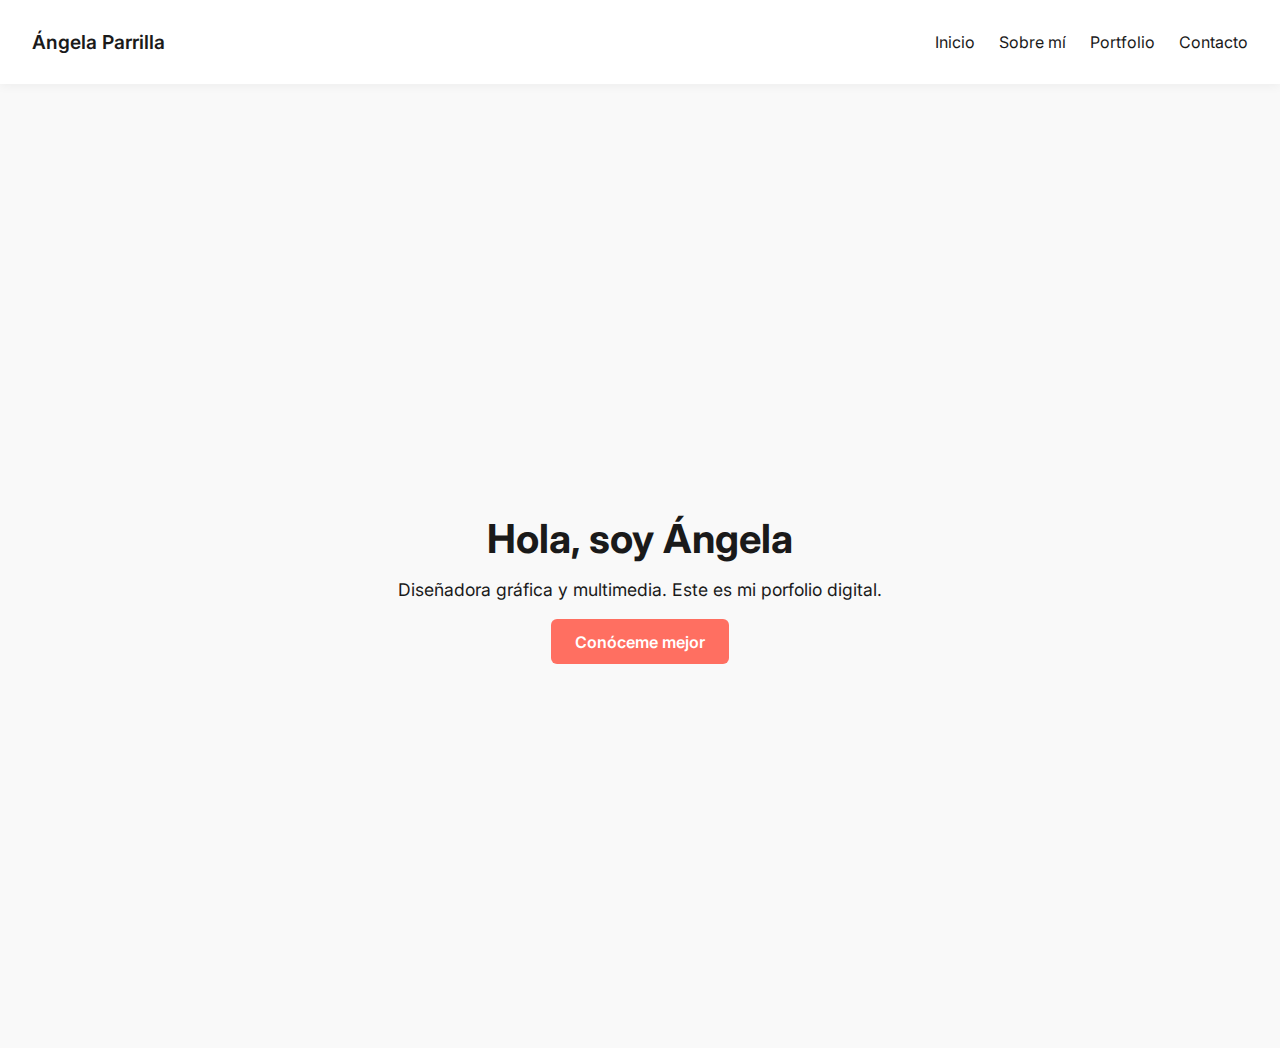
<file: index.html>
<!DOCTYPE html>
<html lang="es">
<head>
  <meta charset="UTF-8">
  <meta name="viewport" content="width=device-width, initial-scale=1.0">
  <title>Principal | Ángela Parrilla</title>
  <link rel="stylesheet" href="css/csspaginayo.css">    <!-- vinculas css con html -->
  <link rel="preconnect" href="https://fonts.googleapis.com">
  <link rel="preconnect" href="https://fonts.gstatic.com" crossorigin>
  <link href="https://fonts.googleapis.com/css2?family=Inter:wght@400;600&display=swap" rel="stylesheet">
</head>
<body>

  <!-- Menú de navegación -->
  <header>
    <nav class="navbar">
      <h1 class="logo">Ángela Parrilla</h1>
      <ul class="nav-links">
        <li><a href="index.html">Inicio</a></li>
        <li><a href="html/Sobremi.html">Sobre mí</a></li>
        <li><a href="html/portfolio.html">Portfolio</a></li>
        <li><a href="html/contacto.html">Contacto</a></li>
      </ul>
    </nav>
  </header>

  <!-- Página de inicio -->
  <main>
    <section class="hero">
      <div class="hero-text">
        <h2>Hola, soy Ángela</h2>
        <p>Diseñadora gráfica y multimedia. Este es mi porfolio digital.</p>
        <a href="html/Sobremi.html" class="btn">Conóceme mejor</a>
      </div>
    </section>
  </main>
</body>
</html>
</file>
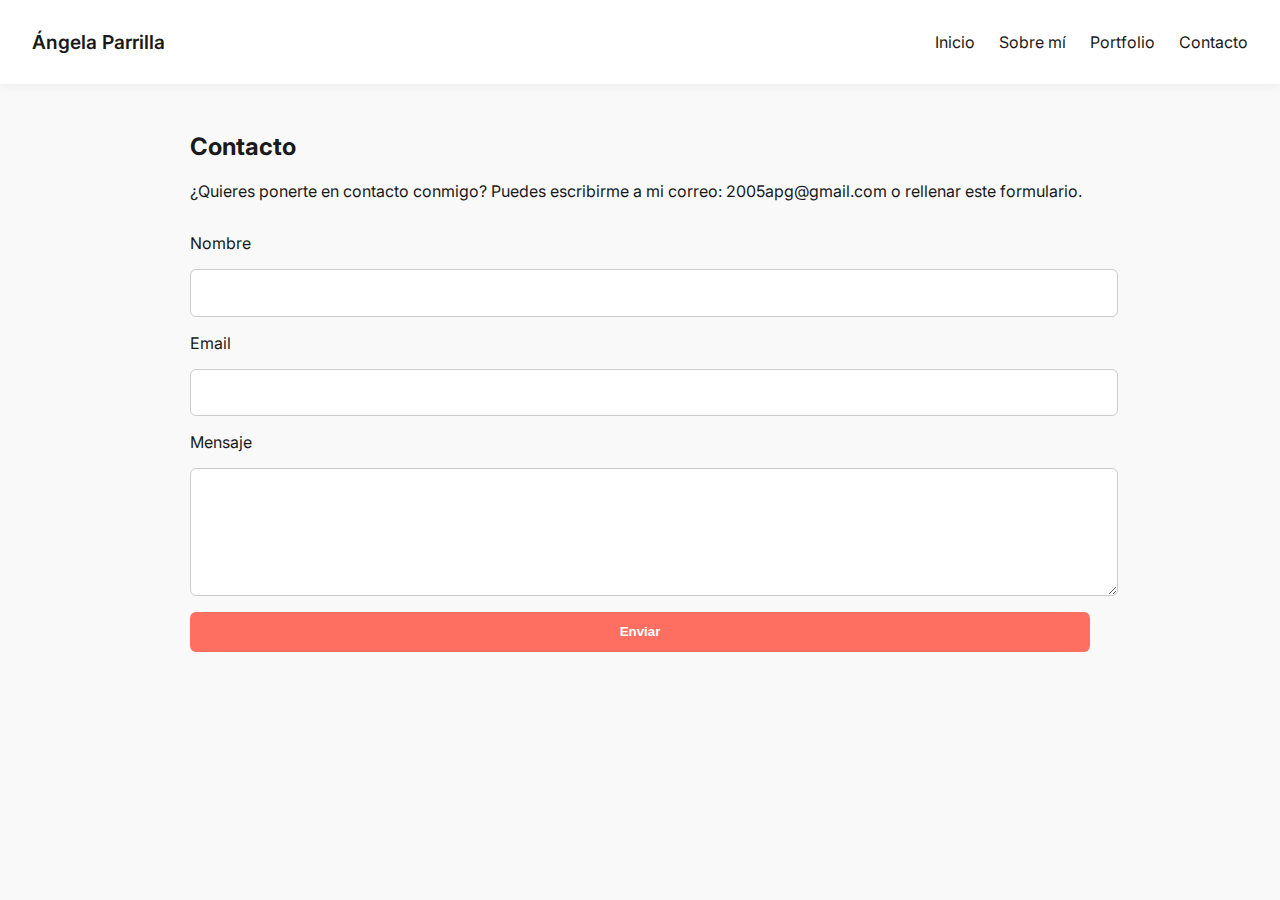
<file: html/contacto.html>
<!DOCTYPE html>
<html lang="es">
<head>
  <meta charset="UTF-8">
  <meta name="viewport" content="width=device-width, initial-scale=1.0">
  <title>Contacto | Ángela Parrilla</title>
  <link rel="stylesheet" href="../css/csspaginayo.css">
  <link rel="preconnect" href="https://fonts.googleapis.com">
  <link rel="preconnect" href="https://fonts.gstatic.com" crossorigin>
  <link href="https://fonts.googleapis.com/css2?family=Inter:wght@400;600&display=swap" rel="stylesheet">
</head>
<body>

  <header>
    <nav class="navbar">
      <h1 class="logo">Ángela Parrilla</h1>
      <ul class="nav-links">
        <li><a href="../index.html">Inicio</a></li>
        <li><a href="Sobremi.html">Sobre mí</a></li>
        <li><a href="portfolio.html">Portfolio</a></li>
        <li><a href="contacto.html" class="active">Contacto</a></li>
      </ul>
    </nav>
  </header>

  <main class="content">
    <section class="contact">
      <h2>Contacto</h2>
      <p>¿Quieres ponerte en contacto conmigo? Puedes escribirme a mi correo: 2005apg@gmail.com o rellenar este formulario.</p>

      <form class="contact-form">
        <label for="nombre">Nombre</label>
        <input type="text" id="nombre" name="nombre" required>

        <label for="email">Email</label>
        <input type="email" id="email" name="email" required>

        <label for="mensaje">Mensaje</label>
        <textarea id="mensaje" name="mensaje" rows="5" required></textarea>

        <button type="submit">Enviar</button>
      </form>
    </section>
  </main>

</body>
</html>
</file>
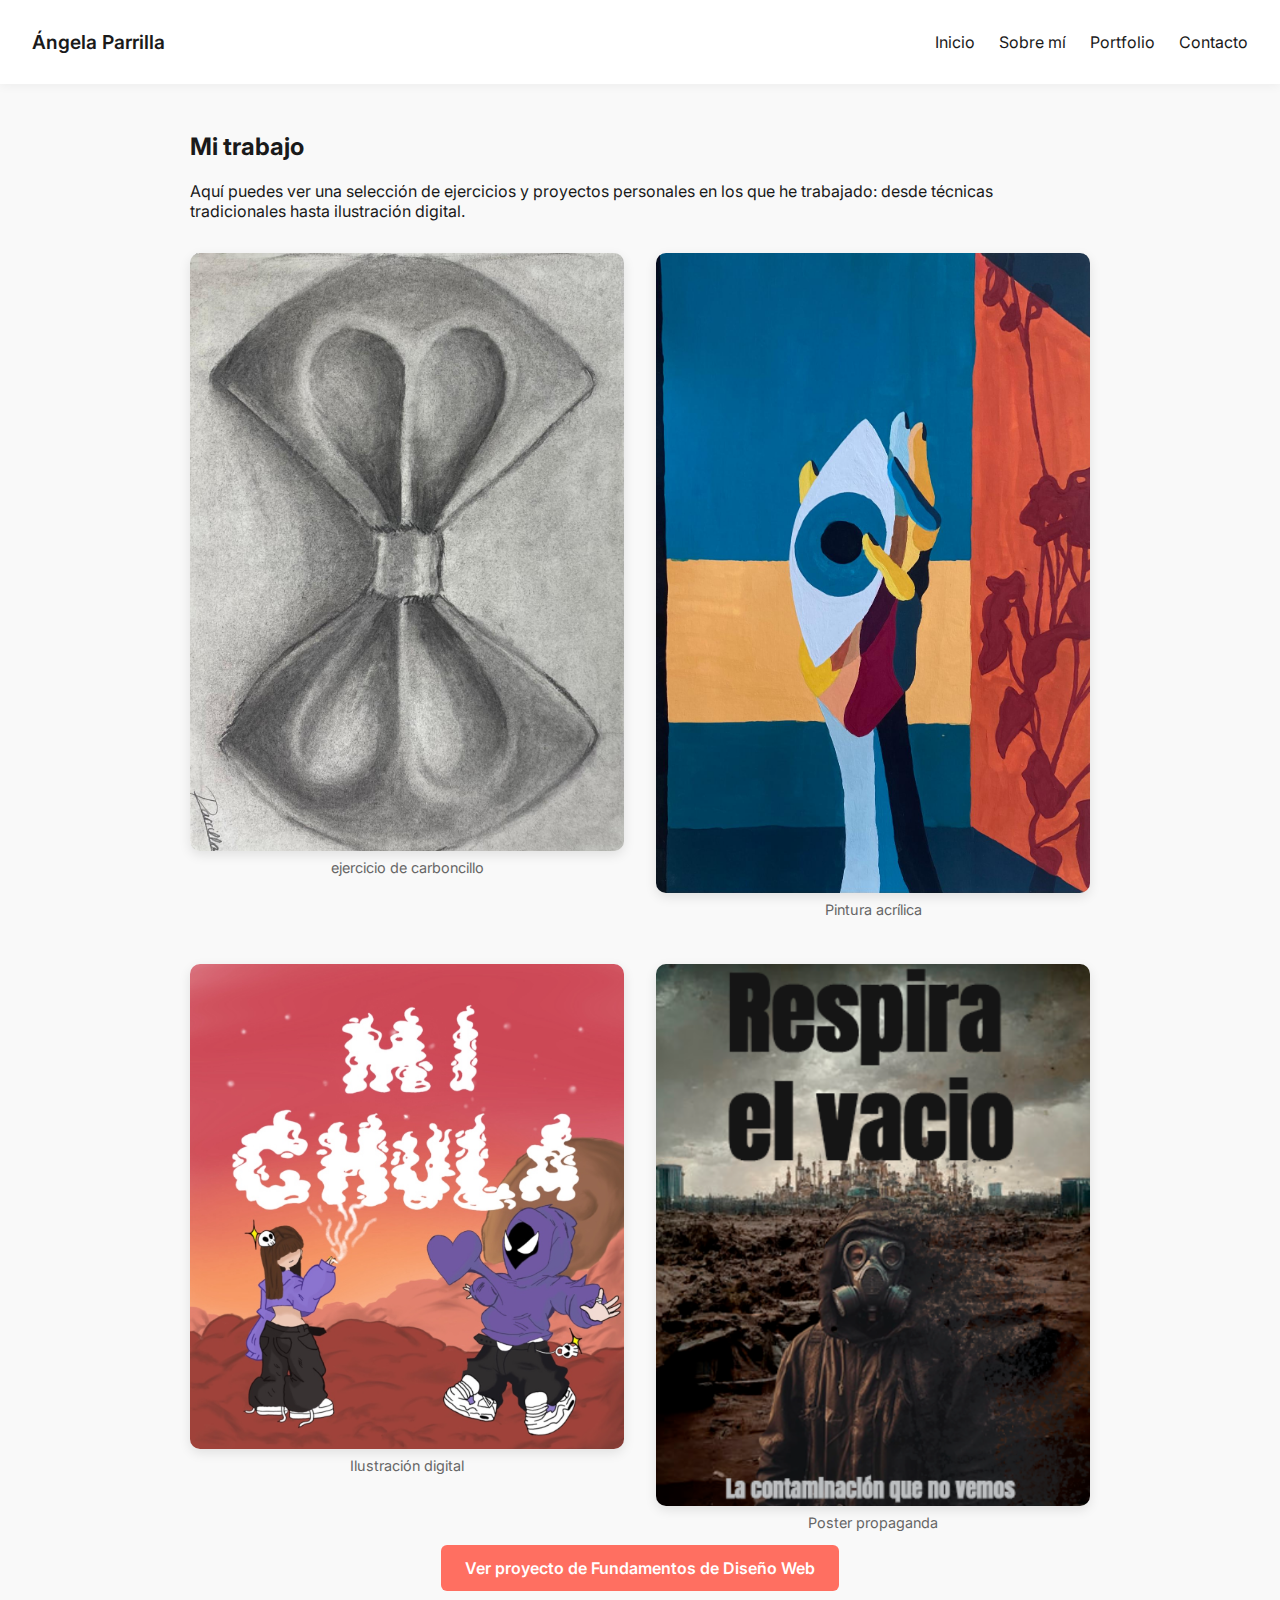
<file: html/portfolio.html>
<!DOCTYPE html>
<html lang="es">
<head>
  <meta charset="UTF-8">
  <meta name="viewport" content="width=device-width, initial-scale=1.0">
  <title>Portfolio | Ángela Parrilla</title>
  <link rel="stylesheet" href="../css/csspaginayo.css">
  <link rel="preconnect" href="https://fonts.googleapis.com">
  <link rel="preconnect" href="https://fonts.gstatic.com" crossorigin>
  <link href="https://fonts.googleapis.com/css2?family=Inter:wght@400;600&display=swap" rel="stylesheet">
</head>
<body>

  <header>
    <nav class="navbar">
      <h1 class="logo">Ángela Parrilla</h1>
      <ul class="nav-links">
        <li><a href="../index.html">Inicio</a></li>
        <li><a href="Sobremi.html">Sobre mí</a></li>
        <li><a href="portfolio.html" class="active">Portfolio</a></li>
        <li><a href="contacto.html">Contacto</a></li>
      </ul>
    </nav>
  </header>

  <main class="content">
    <section class="portfolio">
      <h2>Mi trabajo</h2>
      <p>Aquí puedes ver una selección de ejercicios y proyectos personales en los que he trabajado: desde técnicas tradicionales hasta ilustración digital.</p>
      
      
      <div class="gallery">
        <div class="gallery-item">
          <img src="../imagenes/imagen_carboncillo.jpg" alt="Ejercicio carboncillo">
          <p class="caption">ejercicio de carboncillo</p>
        </div>
        <div class="gallery-item">
          <img src="../imagenes/imagen_acrilico.jpg" alt="Pintura acrílica">
          <p class="caption">Pintura acrílica</p>
        </div>
        <div class="gallery-item">
          <img src="../imagenes/imagen_ilustraccion.jpg" alt="Ilustración digital">
          <p class="caption">Ilustración digital</p>
        </div>
        <div class="gallery-item">
          <img src="../imagenes/diseño_poster.png" alt="Poster propaganda">
          <p class="caption">Poster propaganda</p>
        </div>
      </div>
        <div class="enlace">
            <a href="../pagina_web_ejemplo/Entrega_Pagina_Web/index.html" class="btn externo" target="_blank">
            Ver proyecto de Fundamentos de Diseño Web</a>
        </div>     
    </section>
  </main>

</body>
</html>
</file>
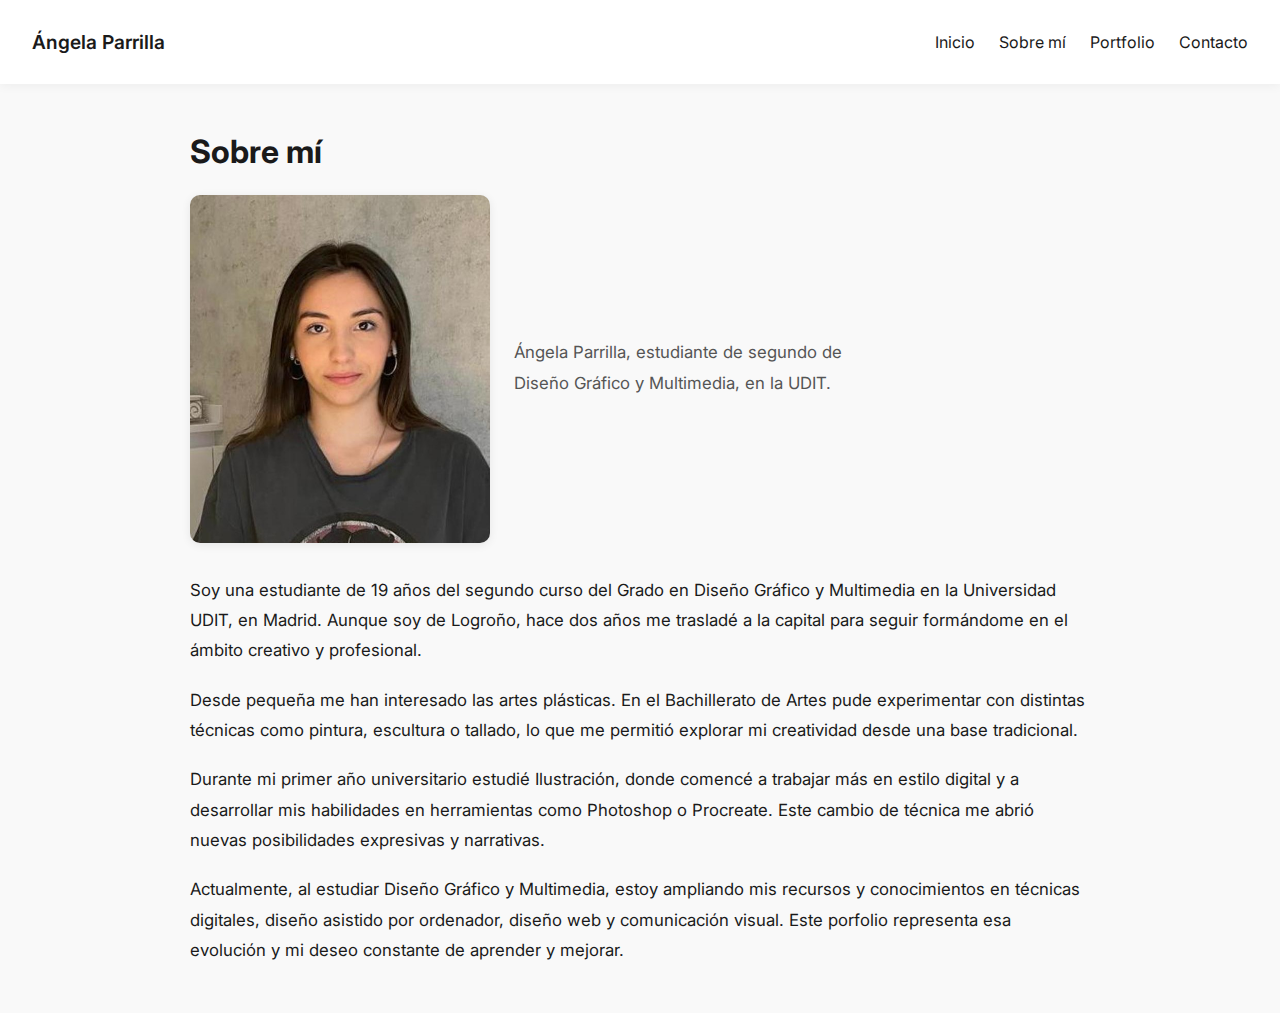
<file: html/Sobremi.html>
<!DOCTYPE html>
<html lang="es">
<head>
  <meta charset="UTF-8">
  <meta name="viewport" content="width=device-width, initial-scale=1.0">
  <title>Sobre mí | Ángela Parrilla</title>
  <link rel="stylesheet" href="../css/csspaginayo.css">
  <link rel="preconnect" href="https://fonts.googleapis.com">
  <link rel="preconnect" href="https://fonts.gstatic.com" crossorigin>
  <link href="https://fonts.googleapis.com/css2?family=Inter:wght@400;600&display=swap" rel="stylesheet">
</head>
<body>

  <header>
    <nav class="navbar">
      <h1 class="logo">Ángela Parrilla</h1>
      <ul class="nav-links">
        <li><a href="../index.html">Inicio</a></li>
        <li><a href="Sobremi.html" class="active">Sobre mí</a></li>
        <li><a href="portfolio.html">Portfolio</a></li>
        <li><a href="contacto.html">Contacto</a></li>
      </ul>
    </nav>
  </header>

  <main class="content">
    <section class="about">
      <h2>Sobre mí</h2><div class="about-image-text">
        <img src="../imagenes/imagrenmia.jpg" alt="Foto de Ángela Parrilla">
        <p class="intro">Ángela Parrilla, estudiante de segundo de Diseño Gráfico y Multimedia, en la UDIT.</p>
      </div>
      
      <p>
        Soy una estudiante de 19 años del segundo curso del Grado en Diseño Gráfico y Multimedia en la Universidad UDIT, en Madrid. Aunque soy de Logroño, hace dos años me trasladé a la capital para seguir formándome en el ámbito creativo y profesional.
      </p>
      <p>
        Desde pequeña me han interesado las artes plásticas. En el Bachillerato de Artes pude experimentar con distintas técnicas como pintura, escultura o tallado, lo que me permitió explorar mi creatividad desde una base tradicional.
      </p>
      <p>
        Durante mi primer año universitario estudié Ilustración, donde comencé a trabajar más en estilo digital y a desarrollar mis habilidades en herramientas como Photoshop o Procreate. Este cambio de técnica me abrió nuevas posibilidades expresivas y narrativas.
      </p>
      <p>
        Actualmente, al estudiar Diseño Gráfico y Multimedia, estoy ampliando mis recursos y conocimientos en técnicas digitales, diseño asistido por ordenador, diseño web y comunicación visual. Este porfolio representa esa evolución y mi deseo constante de aprender y mejorar.
      </p>
    </section>
  </main>

</body>
</html>
</file>
<file: css/csspaginayo.css>
/* Fuente base */
body {
    margin: 0;
    font-family: 'Inter', sans-serif;
    background-color: #f9f9f9;
    color: #1a1a1a;
  }
  
  /* Navegación */
  .navbar {
    display: flex;
    justify-content: space-between;
    align-items: center;
    padding: 1rem 2rem;
    background-color: #ffffff;
    box-shadow: 0 2px 10px rgba(0, 0, 0, 0.05);
  }
  
  .navbar .logo {
    font-weight: 600;
    font-size: 1.2rem;
  }
  
  .nav-links {
    list-style: none;
    display: flex;
    gap: 1.5rem;
  }
  
  .nav-links a {
    text-decoration: none;
    color: #1a1a1a;
    transition: color 0.3s ease;
  }
  
  .nav-links a:hover {
    color: #ff6f61;
  }
  
  /* Hero section */
  .hero {
    min-height: 100vh;
    display: flex;
    align-items: center;
    justify-content: center;
    background-size: cover;
    background-position: center;
    padding: 2rem;
    text-align: center;
  }
  
  .hero-text h2 {
    font-size: 2.5rem;
    margin-bottom: 1rem;
  }
  
  .hero-text p {
    font-size: 1.1rem;
    max-width: 600px;
    margin: 0 auto 2rem auto;
  }
  
  .btn {
    padding: 0.8rem 1.5rem;
    background-color: #ff6f61;
    color: white;
    border: none;
    border-radius: 6px;
    font-weight: 600;
    text-decoration: none;
    transition: background-color 0.3s ease;
  }
  
  .btn:hover {
    background-color: #e65a4f;
  }
  /* Contenedor principal de las páginas */
  .content {
    max-width: 900px;
    margin: 3rem auto;
    padding: 0 1.5rem;
  }
  
  /* Estilo para la sección de \"Sobre mí\" */
  .about h2 {
    font-size: 2rem;
    margin-bottom: 1.5rem;
    color: #1a1a1a;
  }
  
  .about p {
    font-size: 1.05rem;
    line-height: 1.8;
    margin-bottom: 1.2rem;
  }
  /* imagen mia en pagina sobre mi */
  .about-image-text {
    display: flex;
    align-items: center;
    gap: 1.5rem;
    margin-bottom: 2rem;
  }
  
  .about-image-text img {
    max-width: 300px;
    width: 100%;
    border-radius: 10px;
    box-shadow: 0 2px 10px rgba(0, 0, 0, 0.08);
  }
  
  .intro {
    font-size: 0.95rem;
    color: #555;
    max-width: 350px;
  }
  /* imagenes portfolio*/ 
  .gallery {
    display: grid;
    grid-template-columns: repeat(auto-fit, minmax(280px, 1fr));
    gap: 2rem;
    margin-top: 2rem;
  }
  
  .gallery-item {
    display: flex;
    flex-direction: column;
    align-items: center;
  }
  
  .gallery-item img {
    width: 100%;
    border-radius: 10px;
    box-shadow: 0 4px 12px rgba(0,0,0,0.1);
    transition: transform 0.3s ease;
  }
  
  .gallery-item img:hover {
    transform: scale(1.03);
  }
  
  .gallery-item .caption {
    margin-top: 0.5rem;
    font-size: 0.9rem;
    color: #666;
    text-align: center;
  }
  .contact-form {
    display: flex;
    flex-direction: column;
    gap: 1rem;
    margin-top: 2rem;
  }
  
  .contact-form input, .contact-form textarea {
    width: 100%;
    padding: 0.8rem;
    border: 1px solid #ccc;
    border-radius: 6px;
    font-family: inherit;
    font-size: 1rem;
  }
  
  .contact-form button {
    background-color: #ff6f61;
    color: white;
    padding: 0.8rem 1.2rem;
    border: none;
    border-radius: 6px;
    font-weight: 600;
  }
  
  .contact-form button:hover {
    background-color: #e65a4f;
  }

  .enlace{
    margin-top: 10px;
    justify-content: center;
    display: flex;
    align-items: center;
    justify-content: center;
    margin: 0;
  }
</file>
